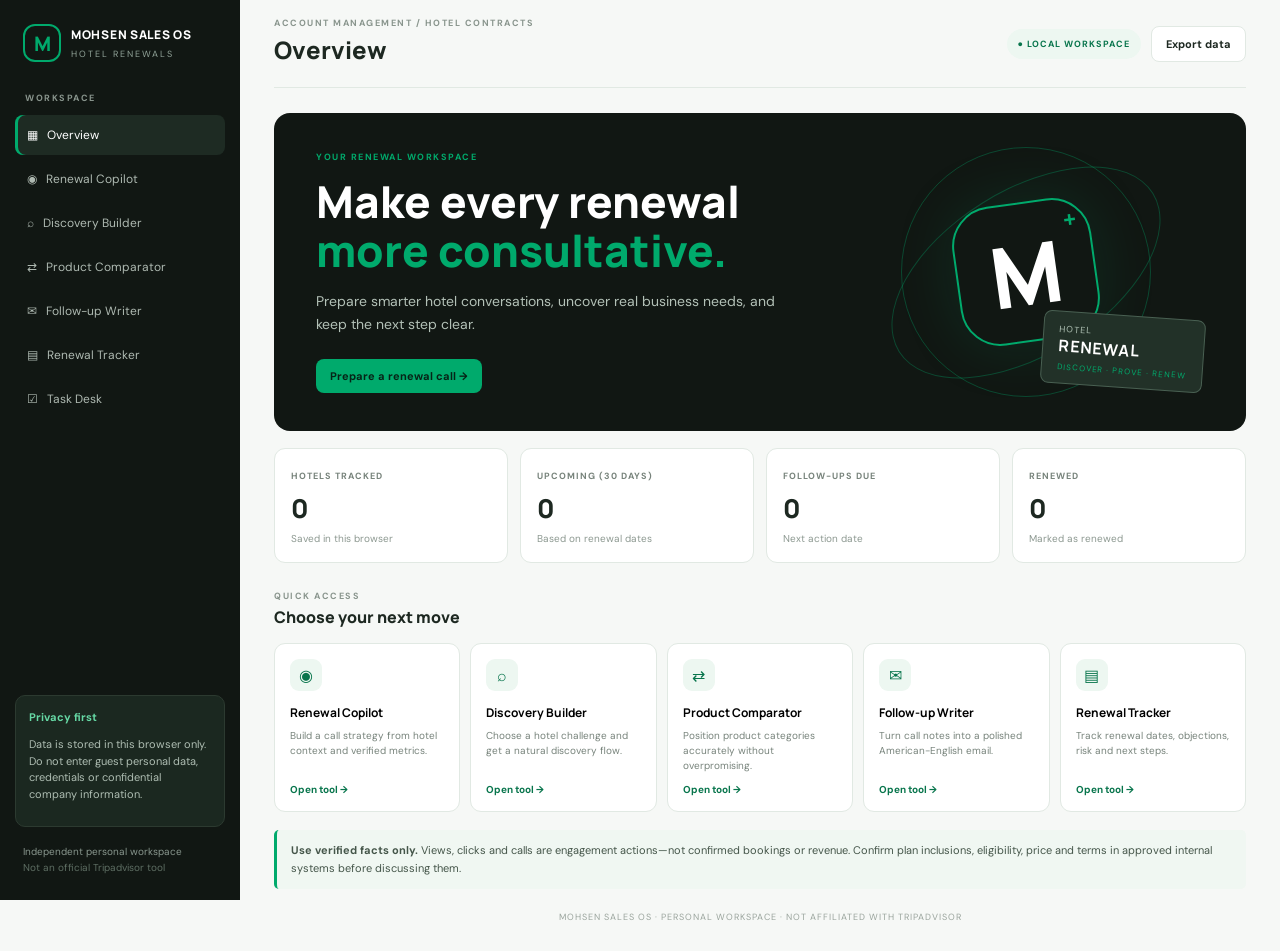
<file: index.html>
<!doctype html>
<html lang="en"><head><meta charset="utf-8"><meta name="viewport" content="width=device-width,initial-scale=1"><meta name="theme-color" content="#111713"><title>Mohsen Sales OS | Hotel Renewals</title><link rel="stylesheet" href="styles.css"></head>
<body><div class="app-shell"><aside class="sidebar"><div class="brand"><div class="brand-mark">M</div><div><b>MOHSEN SALES OS</b><small>HOTEL RENEWALS</small></div></div><div class="nav-label">WORKSPACE</div>
<button class="nav active" data-page="overview">▦ &nbsp; Overview</button><button class="nav" data-page="copilot">◉ &nbsp; Renewal Copilot</button><button class="nav" data-page="discovery">⌕ &nbsp; Discovery Builder</button><button class="nav" data-page="comparator">⇄ &nbsp; Product Comparator</button><button class="nav" data-page="followup">✉ &nbsp; Follow-up Writer</button><button class="nav" data-page="tracker">▤ &nbsp; Renewal Tracker</button><a class="nav" href="tasks/" style="display:block;text-decoration:none">☑ &nbsp; Task Desk</a>
<div class="sidebar-note"><b>Privacy first</b><p>Data is stored in this browser only. Do not enter guest personal data, credentials or confidential company information.</p></div><div class="sidebar-foot">Independent personal workspace<br><span>Not an official Tripadvisor tool</span></div></aside>
<main class="main"><header class="topbar"><div><div class="eyebrow">ACCOUNT MANAGEMENT / HOTEL CONTRACTS</div><h1 id="pageTitle">Overview</h1></div><div class="top-actions"><span class="local-tag">● LOCAL WORKSPACE</span><button class="btn ghost" id="exportAll">Export data</button></div></header>
<section id="overview" class="page active"><div class="hero"><div><div class="eyebrow green">YOUR RENEWAL WORKSPACE</div><h2>Make every renewal<br><em>more consultative.</em></h2><p>Prepare smarter hotel conversations, uncover real business needs, and keep the next step clear.</p><button class="btn primary" data-goto="copilot">Prepare a renewal call →</button></div><div class="hero-art"><div class="orbit o1"></div><div class="orbit o2"></div><div class="hero-symbol">M<span>+</span></div><div class="float-card">HOTEL<br><b>RENEWAL</b><small>DISCOVER · PROVE · RENEW</small></div></div></div>
<div class="stats"><div class="stat"><span>HOTELS TRACKED</span><b id="statHotels">0</b><small>Saved in this browser</small></div><div class="stat"><span>UPCOMING (30 DAYS)</span><b id="statUpcoming">0</b><small>Based on renewal dates</small></div><div class="stat"><span>FOLLOW-UPS DUE</span><b id="statDue">0</b><small>Next action date</small></div><div class="stat"><span>RENEWED</span><b id="statRenewed">0</b><small>Marked as renewed</small></div></div>
<div class="section-head"><div class="eyebrow">QUICK ACCESS</div><h3>Choose your next move</h3></div><div class="quick-grid">
<button class="quick-card" data-goto="copilot"><span class="qicon">◉</span><b>Renewal Copilot</b><small>Build a call strategy from hotel context and verified metrics.</small><i>Open tool →</i></button>
<button class="quick-card" data-goto="discovery"><span class="qicon">⌕</span><b>Discovery Builder</b><small>Choose a hotel challenge and get a natural discovery flow.</small><i>Open tool →</i></button>
<button class="quick-card" data-goto="comparator"><span class="qicon">⇄</span><b>Product Comparator</b><small>Position product categories accurately without overpromising.</small><i>Open tool →</i></button>
<button class="quick-card" data-goto="followup"><span class="qicon">✉</span><b>Follow-up Writer</b><small>Turn call notes into a polished American-English email.</small><i>Open tool →</i></button>
<button class="quick-card" data-goto="tracker"><span class="qicon">▤</span><b>Renewal Tracker</b><small>Track renewal dates, objections, risk and next steps.</small><i>Open tool →</i></button></div>
<div class="notice"><b>Use verified facts only.</b> Views, clicks and calls are engagement actions—not confirmed bookings or revenue. Confirm plan inclusions, eligibility, price and terms in approved internal systems before discussing them.</div></section>
<section id="copilot" class="page"><div class="intro"><div class="eyebrow green">TOOL 01 / LIVE CALL PREP</div><h2>Renewal Call <em>Copilot</em></h2><p>Build a hotel-specific call plan from customer goals, account evidence and renewal context.</p></div><div class="two-col"><div class="panel"><h3>Hotel context</h3>
<label>Hotel name / safe alias<input id="coHotel" placeholder="e.g. Hotel A"></label><label>Hotel type<select id="coType"><option>Independent hotel</option><option>Boutique hotel</option><option>Resort</option><option>Hotel group / chain property</option><option>Serviced apartment</option></select></label><label>Customer role<select id="coRole"><option>Owner</option><option>General Manager</option><option>Marketing Manager</option><option>Revenue Manager</option><option>Front Office Manager</option></select></label><label>Main concern<select id="coConcern"><option value="direct">Not enough direct bookings</option><option value="roi">Unclear ROI / value</option><option value="price">Price increase / too expensive</option><option value="ota">High OTA dependence</option><option value="seasonal">Seasonal demand / low occupancy</option><option value="usage">Low feature adoption</option><option value="competition">Competitor pressure</option><option value="cancel">Considering cancellation</option><option value="unknown">Not yet established</option></select></label>
<label>Customer's stated goal<textarea id="coGoal" rows="2" placeholder="What does the hotel want to improve?"></textarea></label><label>Verified account evidence<textarea id="coEvidence" rows="3" placeholder="Example: 450 direct website clicks and 150 phone calls during [verified period]."></textarea></label><label>Known objection / call notes<textarea id="coNotes" rows="3" placeholder="Use non-sensitive notes only."></textarea></label><button class="btn primary full" id="buildCopilot">Generate call plan →</button></div>
<div class="panel"><div class="output-top"><h3>Your call plan</h3><button class="btn tiny ghost" data-copy="copilotOutput">Copy</button></div><div id="copilotOutput" class="output empty">Complete the hotel context and generate a call plan.</div></div></div></section>
<section id="discovery" class="page"><div class="intro"><div class="eyebrow green">TOOL 04 / NEEDS ANALYSIS</div><h2>Hotel Discovery <em>Builder</em></h2><p>Choose the issue you hear from the hotel. Get a structured path to the underlying cause.</p></div><div class="panel narrow"><label>Hotel challenge<select id="disChallenge"><option value="direct">Not enough direct bookings</option><option value="ota">OTA dependency</option><option value="traffic">Low website traffic</option><option value="roi">Cannot measure marketing ROI</option><option value="seasonal">Seasonal occupancy challenges</option><option value="price">Marketing budget pressure</option><option value="competition">Strong local competition</option><option value="usage">Not using Business Advantage features</option><option value="value">Does not see Tripadvisor value</option><option value="response">Enquiries may not convert</option></select></label><label>Customer role<select id="disRole"><option>Owner</option><option>General Manager</option><option>Marketing Manager</option><option>Revenue Manager</option></select></label><label>Call stage<select id="disStage"><option>Early discovery</option><option>Customer has stated a problem</option><option>Validating impact</option><option>Preparing renewal recommendation</option></select></label><button class="btn primary" id="buildDiscovery">Build discovery flow →</button></div><div id="discoveryOutput" class="panel output empty">Your questions and follow-ups will appear here.</div></section>
<section id="comparator" class="page"><div class="intro"><div class="eyebrow green">TOOL 06 / POSITIONING</div><h2>Product Value <em>Comparator</em></h2><p>Explain each product category's role without implying that one replaces another or inventing included benefits.</p></div><div class="panel"><div class="two-col"><label>Hotel's need<select id="cmpNeed"><option value="direct">Increase direct-channel opportunities</option><option value="visibility">Improve traveler discovery / visibility</option><option value="profile">Improve listing presentation</option><option value="ads">Paid campaign exposure</option><option value="measure">Understand channel performance</option></select></label><label>Products to compare<select id="cmpProducts" multiple size="5"><option selected value="ba">Business Advantage</option><option value="free">Free Tripadvisor listing</option><option value="sp">Sponsored Placements</option><option value="meta">Meta / metasearch</option><option value="dbm">Direct Book Max</option></select><small>Use Ctrl/Cmd to select multiple options.</small></label></div><button class="btn primary" id="compareProducts">Compare positioning →</button><div id="compareOutput" class="output empty"></div><div class="notice">This is a conversation aid, not a product specification. Verify current availability, eligibility, commercial model, features and ownership with approved internal documentation. Route non-BA product interest to the appropriate team.</div></div></section>
<section id="followup" class="page"><div class="intro"><div class="eyebrow green">TOOL 07 / CUSTOMER COMMUNICATION</div><h2>Smart Follow-up <em>Writer</em></h2><p>Create clear, human follow-ups in professional American English.</p></div><div class="two-col"><div class="panel"><label>Email purpose<select id="fuPurpose"><option value="recap">Post-call recap</option><option value="meeting">Meeting confirmation</option><option value="data">Performance review follow-up</option><option value="objection">Objection follow-up</option><option value="renewal">Renewal reminder</option><option value="decision">Decision-maker follow-up</option></select></label><label>Recipient first name<input id="fuName" placeholder="First name (optional)"></label><label>Hotel name<input id="fuHotel" placeholder="Hotel name / alias"></label><label>Agreed facts / performance<textarea id="fuFacts" rows="3" placeholder="Only verified facts, dates and reporting period."></textarea></label><label>Customer priority / concern<textarea id="fuPriority" rows="2"></textarea></label><label>Agreed next step and date<textarea id="fuNext" rows="2" placeholder="Include date, time and time zone."></textarea></label><label>Tone<select id="fuTone"><option value="warm">Warm and professional</option><option value="concise">Concise and direct</option><option value="consultative">Consultative</option></select></label><button class="btn primary full" id="writeFollowup">Write email →</button></div><div class="panel"><div class="output-top"><h3>Email draft</h3><div><button class="btn tiny ghost" data-copy="followupOutput">Copy</button><button class="btn tiny ghost" id="downloadEmail">.txt</button></div></div><div id="followupOutput" class="output empty">Your email draft will appear here.</div></div></div></section>
<section id="tracker" class="page"><div class="intro"><div class="eyebrow green">TOOL 08 / PIPELINE MANAGEMENT</div><h2>Hotel Renewal <em>Tracker</em></h2><p>Track renewal work locally. Use hotel aliases and keep confidential data out of this personal tool.</p></div><div class="panel"><h3 id="trackerFormTitle">Add hotel renewal</h3><form id="hotelForm" class="tracker-form"><input type="hidden" id="editId"><label>Hotel / safe alias<input id="trHotel" required placeholder="Hotel A"></label><label>Renewal date<input type="date" id="trDate"></label><label>Status<select id="trStatus"><option>Not contacted</option><option>Discovery scheduled</option><option>In discussion</option><option>Awaiting decision</option><option>Renewed</option><option>Not renewing</option></select></label><label>Risk<select id="trRisk"><option>Low</option><option>Medium</option><option>High</option></select></label><label>Primary concern<input id="trConcern" placeholder="e.g. ROI / price / adoption"></label><label>Next action date<input type="date" id="trNextDate"></label><label class="wide">Next step / non-sensitive notes<textarea id="trNotes" rows="2"></textarea></label><div class="form-actions"><button class="btn primary" type="submit">Save hotel</button><button class="btn ghost" type="button" id="cancelEdit">Clear</button></div></form></div><div class="panel table-panel"><div class="output-top"><h3>Renewal pipeline</h3><div><input id="trackerSearch" class="search" placeholder="Search hotels..."><button class="btn tiny ghost" id="exportTracker">Export CSV</button></div></div><div class="table-wrap"><table><thead><tr><th>HOTEL</th><th>RENEWAL</th><th>STATUS</th><th>RISK</th><th>NEXT ACTION</th><th></th></tr></thead><tbody id="trackerRows"><tr><td colspan="6" class="empty-cell">No hotels added yet.</td></tr></tbody></table></div></div></section>
<footer>MOHSEN SALES OS · PERSONAL WORKSPACE · NOT AFFILIATED WITH TRIPADVISOR</footer></main></div><div id="toast" class="toast"></div><script src="app.js"></script></body></html>
</file>
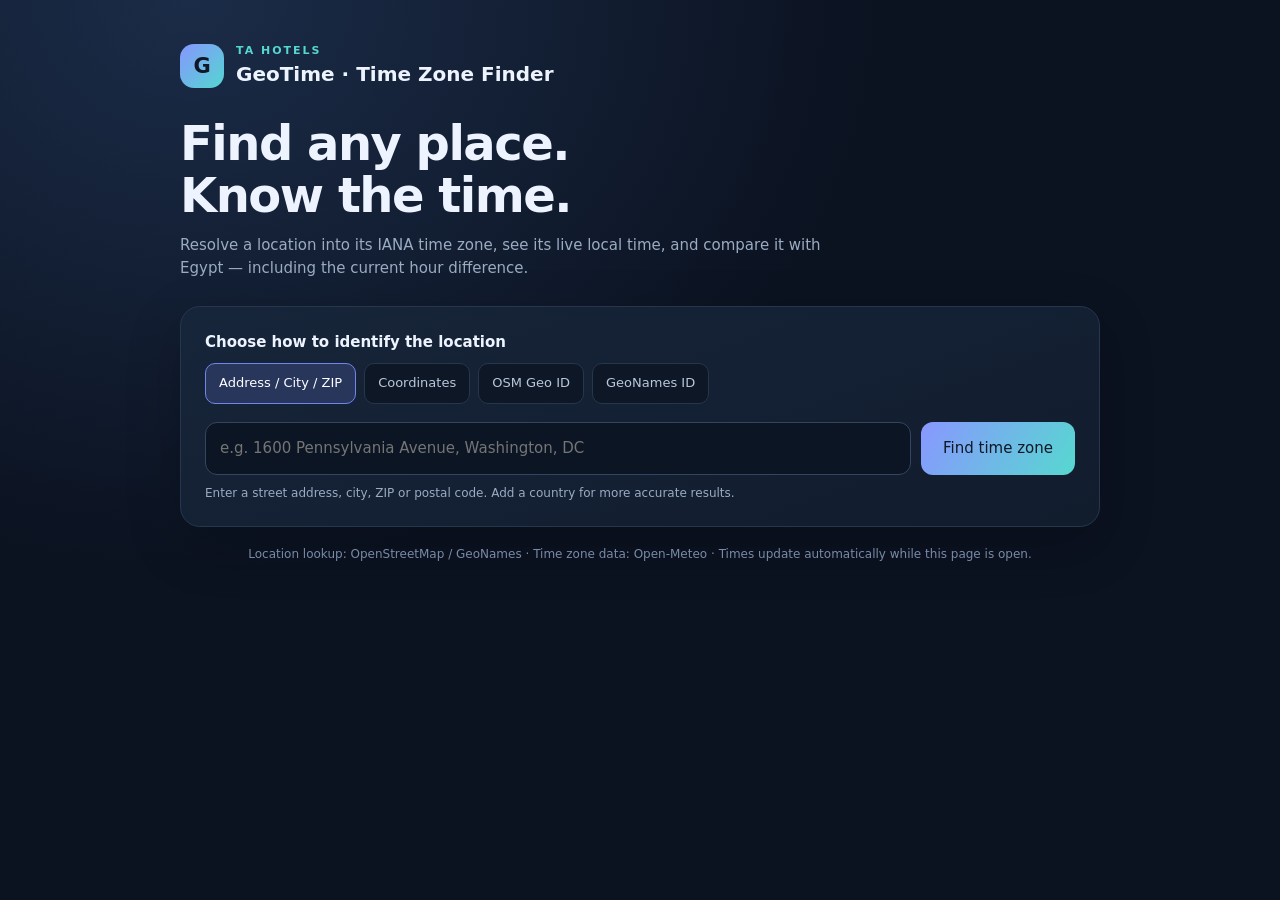
<file: geotime/index.html>
<!doctype html>
<html lang="en">
<head>
<meta charset="utf-8"><meta name="viewport" content="width=device-width,initial-scale=1">
<meta name="theme-color" content="#101827"><title>TA Hotels — GeoTime Time Zone Finder</title>
<style>
:root{color-scheme:dark;--bg:#0b1220;--panel:#121e30;--line:#26364d;--muted:#9aabc2;--text:#edf4ff;--accent:#8b9cff;--cyan:#55d6d0}
*{box-sizing:border-box}body{margin:0;background:radial-gradient(ellipse at 15% 0%,#1b2c48 0,transparent 45%),var(--bg);color:var(--text);font:15px/1.55 Inter,system-ui,Segoe UI,sans-serif;min-height:100vh}
.wrap{width:min(920px,calc(100% - 32px));margin:0 auto;padding:42px 0 56px}.top{display:flex;align-items:center;gap:12px;margin-bottom:28px}.logo{width:44px;height:44px;border-radius:14px;background:linear-gradient(135deg,#8796ff,#53d7d0);display:grid;place-items:center;color:#101827;font-weight:900;font-size:21px}.eyebrow{color:var(--cyan);font-size:11px;letter-spacing:2px;font-weight:800}.top h1{font-size:20px;margin:0}.intro h2{font-size:clamp(30px,6vw,48px);line-height:1.08;letter-spacing:-1.5px;margin:0 0 12px}.intro p{color:var(--muted);max-width:650px;margin:0 0 26px}.panel{background:linear-gradient(160deg,#17253a,#111c2d);border:1px solid var(--line);border-radius:20px;padding:24px;box-shadow:0 18px 55px #0003}.field-label{display:block;font-weight:700;margin-bottom:9px}.tabs{display:flex;gap:8px;flex-wrap:wrap;margin-bottom:18px}.tab{border:1px solid var(--line);background:#0d1726;color:#b9c7da;padding:9px 13px;border-radius:10px;cursor:pointer;font:inherit;font-size:13px}.tab.active{background:#28365c;border-color:#7185ee;color:white}.entry{display:flex;gap:10px}.entry input{flex:1;min-width:0}.input{width:100%;background:#0b1524;border:1px solid #34465f;border-radius:12px;padding:14px;color:white;font:inherit;outline:none}.input:focus{border-color:var(--accent);box-shadow:0 0 0 3px #8796ff22}.primary{border:0;border-radius:12px;background:linear-gradient(120deg,#8997ff,#56d8d0);color:#101827;font-weight:800;padding:0 22px;cursor:pointer;font:inherit;white-space:nowrap}.primary:disabled{opacity:.55;cursor:wait}.hint{font-size:12px;color:var(--muted);margin:9px 0 0}.error{color:#ff9f9f;margin-top:12px;display:none}.result{display:none;margin-top:20px}.place{font-size:13px;color:var(--muted);margin-bottom:14px}.zone{font-size:clamp(20px,4vw,28px);font-weight:800;overflow-wrap:anywhere}.grid{display:grid;grid-template-columns:1fr 1fr;gap:12px;margin-top:18px}.tile{background:#0c1726;border:1px solid var(--line);border-radius:15px;padding:17px}.tile small{display:block;color:var(--muted);font-size:11px;letter-spacing:1px;text-transform:uppercase;margin-bottom:7px}.time{font-size:clamp(24px,5vw,34px);font-weight:800;font-variant-numeric:tabular-nums}.date{color:#a9b9ce;font-size:13px;margin-top:2px}.diff{margin-top:14px;padding:15px 17px;background:#1a2940;border-radius:13px;border-left:3px solid var(--cyan);font-weight:700}.meta{display:flex;flex-wrap:wrap;gap:8px;margin-top:13px}.pill{font-size:12px;color:#c2d0e3;border:1px solid var(--line);padding:6px 9px;border-radius:999px}.foot{color:#778ba7;font-size:12px;margin-top:18px;text-align:center}.spin{display:inline-block;width:14px;height:14px;border:2px solid #132039;border-top-color:#132039;border-right-color:#132039;border-bottom-color:#132039;border-left-color:transparent;border-radius:50%;animation:s .7s linear infinite;vertical-align:-2px;margin-right:7px}@keyframes s{to{transform:rotate(360deg)}}@media(max-width:580px){.wrap{padding-top:26px}.panel{padding:17px}.entry{flex-direction:column}.primary{padding:13px}.grid{grid-template-columns:1fr}.intro h2{letter-spacing:-.8px}}
</style></head>
<body><main class="wrap">
<div class="top"><div class="logo">G</div><div><div class="eyebrow">TA HOTELS</div><h1>GeoTime · Time Zone Finder</h1></div></div>
<section class="intro"><h2>Find any place.<br>Know the time.</h2><p>Resolve a location into its IANA time zone, see its live local time, and compare it with Egypt — including the current hour difference.</p></section>
<section class="panel">
<label class="field-label">Choose how to identify the location</label>
<div class="tabs" role="tablist">
<button class="tab active" data-mode="place">Address / City / ZIP</button><button class="tab" data-mode="coords">Coordinates</button><button class="tab" data-mode="osm">OSM Geo ID</button><button class="tab" data-mode="geonames">GeoNames ID</button>
</div>
<form id="lookupForm"><div class="entry"><input class="input" id="query" autocomplete="off" placeholder="e.g. 1600 Pennsylvania Avenue, Washington, DC" required><button class="primary" id="searchBtn">Find time zone</button></div></form>
<p class="hint" id="hint">Enter a street address, city, ZIP or postal code. Add a country for more accurate results.</p>
<div class="error" id="error" role="alert"></div>
<div class="result" id="result" aria-live="polite">
<div class="place" id="placeName"></div><div class="zone" id="zoneName"></div>
<div class="grid">
<div class="tile"><small>Destination local time</small><div class="time" id="destTime">—</div><div class="date" id="destDate"></div></div>
<div class="tile"><small>Egypt · Cairo</small><div class="time" id="egyptTime">—</div><div class="date" id="egyptDate"></div></div>
</div>
<div class="diff" id="difference"></div>
<div class="meta"><span class="pill" id="offset"></span><span class="pill" id="coords"></span></div>
</div></section>
<p class="foot">Location lookup: OpenStreetMap / GeoNames · Time zone data: Open-Meteo · Times update automatically while this page is open.</p>
</main>
<script>
const $=id=>document.getElementById(id);let mode='place',zone='',timer=null;
const hints={place:'Enter a street address, city, ZIP or postal code. Add a country for more accurate results.',coords:'Enter latitude and longitude, separated by a comma. Example: 40.7128, -74.0060',osm:'Enter an OpenStreetMap object ID, e.g. N:123456 or W:123456 (prefix N, W or R).',geonames:'Enter a numeric GeoNames ID, e.g. 2643743 (London).'};
document.querySelectorAll('.tab').forEach(b=>b.addEventListener('click',()=>{document.querySelectorAll('.tab').forEach(x=>x.classList.toggle('active',x===b));mode=b.dataset.mode;$('hint').textContent=hints[mode];$('query').value='';$('query').placeholder={place:'e.g. 1600 Pennsylvania Avenue, Washington, DC',coords:'40.7128, -74.0060',osm:'N:123456',geonames:'2643743'}[mode];$('error').style.display='none';$('result').style.display='none'}));
function fail(msg){$('error').textContent=msg;$('error').style.display='block';$('result').style.display='none'}
async function json(url){const r=await fetch(url);if(!r.ok)throw Error('Lookup service returned '+r.status);return r.json()}
async function locate(q){
 if(mode==='coords'){const p=q.split(',').map(Number);if(p.length!==2||!p.every(Number.isFinite)||Math.abs(p[0])>90||Math.abs(p[1])>180)throw Error('Enter valid coordinates as latitude, longitude.');return {lat:p[0],lon:p[1],name:q};}
 if(mode==='osm'){const m=q.trim().match(/^([NWR]):?(\d+)$/i);if(!m)throw Error('Use an OSM ID such as N:123456, W:123456 or R:123456.');const a=await json('https://nominatim.openstreetmap.org/lookup?osm_ids='+m[1].toUpperCase()+m[2]+'&format=jsonv2');if(!a.length)throw Error('No matching OpenStreetMap object was found.');return {lat:+a[0].lat,lon:+a[0].lon,name:a[0].display_name};}
 if(mode==='geonames'){if(!/^\d+$/.test(q.trim()))throw Error('GeoNames ID must be numeric.');const a=await json('https://secure.geonames.org/getJSON?geonameId='+encodeURIComponent(q.trim())+'&username=demo');if(a.status)throw Error(a.status.message||'GeoNames ID could not be resolved.');return {lat:+a.lat,lon:+a.lng,name:[a.name,a.adminName1,a.countryName].filter(Boolean).join(', ')};}
 const url='https://nominatim.openstreetmap.org/search?format=jsonv2&limit=1&addressdetails=1&q='+encodeURIComponent(q);
 const a=await json(url);if(!a.length)throw Error('No matching location found. Try adding the country or using coordinates.');return {lat:+a[0].lat,lon:+a[0].lon,name:a[0].display_name};
}
function parts(tz){const d=new Date();const f=new Intl.DateTimeFormat('en-GB',{timeZone:tz,timeZoneName:'longOffset'});const p=f.formatToParts(d).find(x=>x.type==='timeZoneName')?.value||'GMT';const m=p.match(/GMT([+-])(\d{2}):(\d{2})/);if(!m)return 0;return (m[1]==='-'?-1:1)*(+m[2]*60 + +m[3]);}
function clock(tz){const now=new Date();return {time:new Intl.DateTimeFormat('en-US',{timeZone:tz,hour:'numeric',minute:'2-digit',second:'2-digit',hour12:true}).format(now),date:new Intl.DateTimeFormat('en-US',{timeZone:tz,weekday:'long',month:'short',day:'numeric',year:'numeric'}).format(now)}}
function refresh(){const a=clock(zone),e=clock('Africa/Cairo');$('destTime').textContent=a.time;$('destDate').textContent=a.date;$('egyptTime').textContent=e.time;$('egyptDate').textContent=e.date;const delta=parts(zone)-parts('Africa/Cairo'),abs=Math.abs(delta),h=Math.floor(abs/60),m=abs%60;const amount=(h?h+' hour'+(h===1?'':'s'):'')+(h&&m?' ':'')+(m?m+' minute'+(m===1?'':'s'):'');$('difference').textContent=delta===0?'Same time as Egypt':(delta>0?'Destination is ':'Destination is ')+amount+(delta>0?' ahead of Egypt':' behind Egypt');$('offset').textContent='UTC offset: '+new Intl.DateTimeFormat('en-US',{timeZone:zone,timeZoneName:'longOffset'}).formatToParts(new Date()).find(x=>x.type==='timeZoneName').value;$('coords').textContent='Coordinates: '+$('coords').dataset.value;}
$('lookupForm').addEventListener('submit',async e=>{e.preventDefault();const q=$('query').value.trim();if(!q)return;$('error').style.display='none';$('result').style.display='none';$('searchBtn').disabled=true;$('searchBtn').innerHTML='<span class="spin"></span>Looking up';try{const p=await locate(q);const tz=await json('https://api.open-meteo.com/v1/forecast?latitude='+p.lat+'&longitude='+p.lon+'&current=temperature_2m&timezone=auto');if(!tz.timezone)throw Error('Could not determine a time zone for this location.');zone=tz.timezone;$('placeName').textContent=p.name;$('zoneName').textContent=zone;$('coords').dataset.value=p.lat.toFixed(4)+', '+p.lon.toFixed(4);$('result').style.display='block';refresh();if(timer)clearInterval(timer);timer=setInterval(refresh,1000);}catch(err){fail(err.message||'Something went wrong. Please try again.')}finally{$('searchBtn').disabled=false;$('searchBtn').textContent='Find time zone'}});
</script></body></html>
</file>
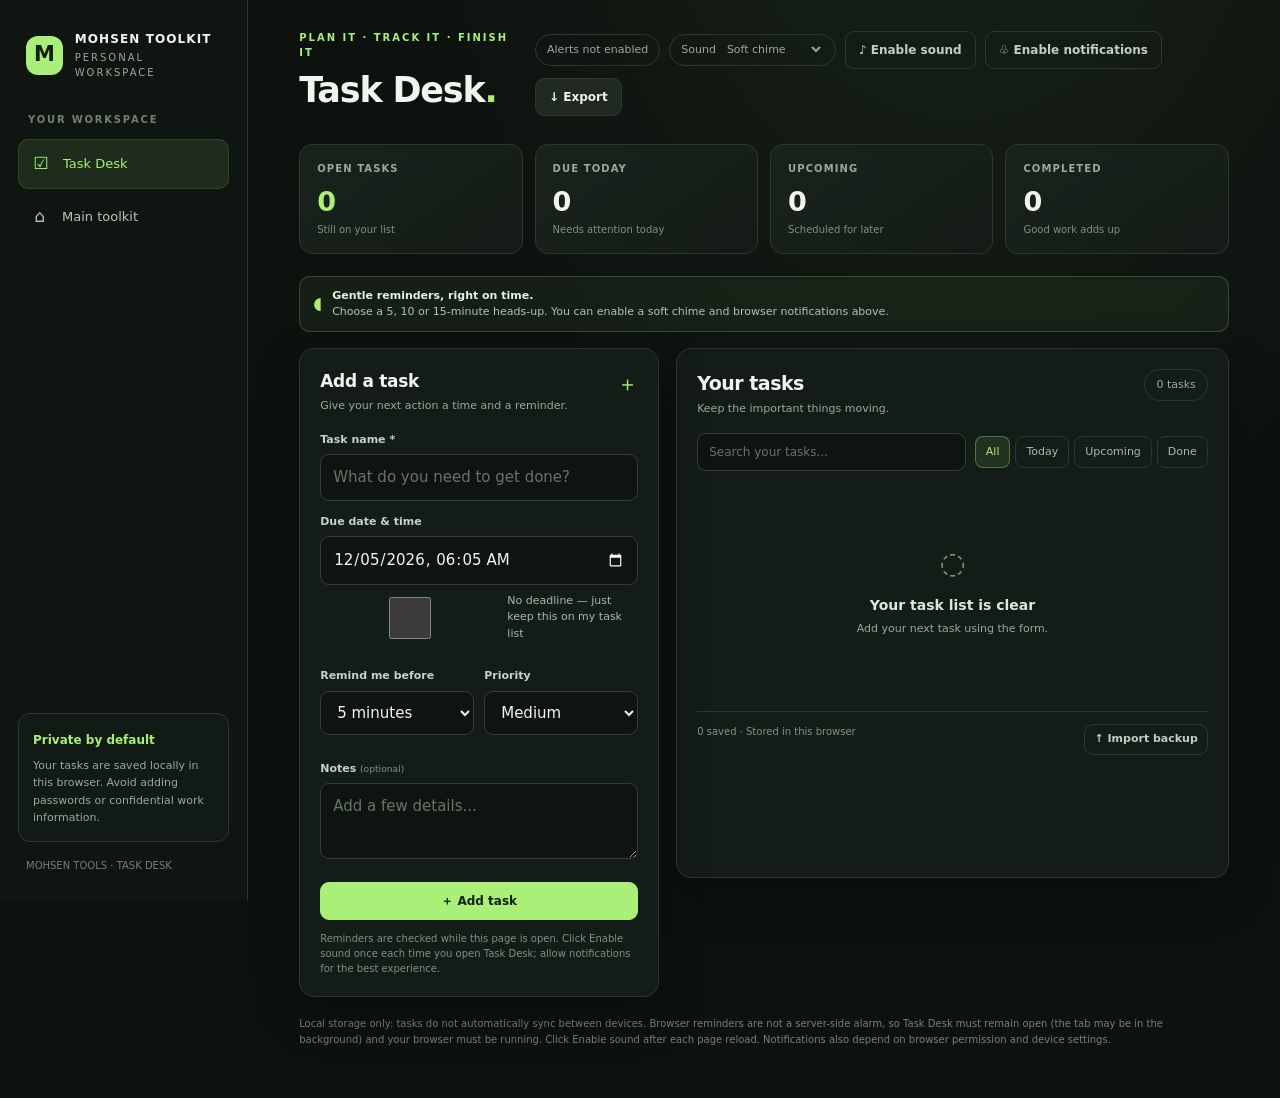
<file: tasks/index.html>
<!doctype html>
<html lang="en">
<head>
<meta charset="utf-8">
<meta name="viewport" content="width=device-width, initial-scale=1">
<meta name="theme-color" content="#111713">
<title>Task Desk | Mohsen Tools</title>
<style>
:root{color-scheme:dark;--bg:#0d120f;--panel:#151d18;--panel2:#1b251e;--line:#2a382e;--muted:#9aa99d;--text:#f0f5f0;--green:#a9ef78;--green2:#79c94f;--red:#ff8b82;--amber:#f5c66d;--blue:#8fc8ff;--shadow:0 18px 50px rgba(0,0,0,.24)}
*{box-sizing:border-box}body{margin:0;background:radial-gradient(ellipse at 75% -20%,rgba(100,160,90,.12),transparent 42%),var(--bg);color:var(--text);font:15px/1.5 Inter,ui-sans-serif,system-ui,-apple-system,"Segoe UI",sans-serif}button,input,select,textarea{font:inherit}button{cursor:pointer}.shell{min-height:100vh;display:grid;grid-template-columns:248px 1fr}.sidebar{position:sticky;top:0;height:100vh;padding:27px 18px;border-right:1px solid var(--line);background:rgba(16,23,18,.92);display:flex;flex-direction:column}.brand{display:flex;gap:12px;align-items:center;padding:3px 8px 32px}.brand-mark{width:39px;height:39px;border-radius:12px;background:var(--green);color:#10200d;font-size:21px;font-weight:900;display:grid;place-items:center}.brand b{display:block;font-size:12px;letter-spacing:1.1px}.brand small{display:block;color:var(--muted);font-size:10px;letter-spacing:2px;margin-top:2px}.side-label{padding:0 10px 10px;color:#708075;font-size:10px;letter-spacing:1.8px;font-weight:800}.side-link{display:flex;align-items:center;gap:12px;padding:11px 12px;margin:2px 0;border-radius:10px;color:#b8c5bb;text-decoration:none;font-size:13px}.side-link.active{background:rgba(169,239,120,.1);color:var(--green);border:1px solid rgba(169,239,120,.13)}.side-link .glyph{font-size:17px;width:20px;text-align:center}.side-note{margin-top:auto;padding:14px;border:1px solid var(--line);border-radius:12px;background:#121a15}.side-note b{font-size:12px;color:var(--green)}.side-note p{margin:6px 0 0;color:var(--muted);font-size:11px;line-height:1.6}.side-foot{color:#718076;font-size:10px;padding:16px 8px 0}.main{min-width:0;padding:30px clamp(18px,4vw,56px) 50px;max-width:1500px;width:100%;margin:0 auto}.topbar{display:flex;align-items:center;justify-content:space-between;gap:16px;margin-bottom:27px}.eyebrow{font-size:10px;color:var(--green);letter-spacing:2px;font-weight:800}.topbar h1{margin:4px 0 0;font-size:clamp(26px,3vw,35px);letter-spacing:-1.2px}.top-actions{display:flex;align-items:center;gap:9px;flex-wrap:wrap}.pill{padding:7px 11px;border:1px solid var(--line);border-radius:999px;color:var(--muted);font-size:11px;white-space:nowrap}.btn{border:1px solid var(--line);background:#202a23;color:var(--text);padding:9px 13px;border-radius:9px;font-size:12px;font-weight:700;transition:.18s}.btn:hover{border-color:#66815e;transform:translateY(-1px)}.btn.primary{background:var(--green);color:#10200d;border-color:var(--green)}.btn.primary:hover{background:#c0f59a}.btn.ghost{background:transparent;color:#c2cec5}.btn.danger{color:var(--red);border-color:rgba(255,139,130,.25);background:rgba(255,139,130,.06)}.btn.small{padding:6px 9px;font-size:11px}.metrics{display:grid;grid-template-columns:repeat(4,minmax(0,1fr));gap:12px;margin-bottom:22px}.metric{background:linear-gradient(145deg,#19231c,#141b16);border:1px solid var(--line);border-radius:13px;padding:16px 17px;min-height:100px}.metric label{display:block;color:var(--muted);font-size:10px;letter-spacing:1.1px;font-weight:800}.metric strong{display:block;font-size:27px;margin-top:6px;letter-spacing:-1px}.metric small{display:block;color:#809083;font-size:10px;margin-top:0}.metric.accent strong{color:var(--green)}.workspace{display:grid;grid-template-columns:minmax(280px,360px) minmax(0,1fr);gap:17px;align-items:start}.panel{background:rgba(21,29,24,.94);border:1px solid var(--line);border-radius:15px;box-shadow:var(--shadow)}.form-panel{padding:20px;position:sticky;top:18px}.panel-heading{display:flex;align-items:flex-start;justify-content:space-between;gap:12px;margin-bottom:17px}.panel-heading h2{font-size:17px;margin:0;letter-spacing:-.3px}.panel-heading p{color:var(--muted);font-size:11px;margin:4px 0 0}.field{display:block;margin:13px 0}.field>span{display:block;color:#c7d2ca;font-size:11px;font-weight:700;margin:0 0 6px}.field input,.field textarea,.field select,.search{width:100%;background:#0e1511;border:1px solid #304034;border-radius:9px;padding:11px 12px;color:var(--text);outline:none;min-height:42px}.field textarea{resize:vertical;min-height:76px}.field input:focus,.field textarea:focus,.field select:focus,.search:focus{border-color:var(--green2);box-shadow:0 0 0 3px rgba(169,239,120,.08)}.field input::placeholder,.field textarea::placeholder,.search::placeholder{color:#657469}.field-row{display:grid;grid-template-columns:1fr 1fr;gap:10px}.form-actions{display:flex;gap:8px;margin-top:16px}.form-actions .btn{flex:1}.hint{font-size:10px;color:#819084;margin:11px 0 0;line-height:1.5}.tasks-panel{padding:20px;min-height:530px}.tasks-head{display:flex;align-items:flex-start;justify-content:space-between;gap:15px;margin-bottom:15px}.tasks-head h2{margin:0;font-size:19px;letter-spacing:-.5px}.tasks-head p{margin:4px 0 0;color:var(--muted);font-size:11px}.task-tools{display:flex;gap:9px;align-items:center;flex-wrap:wrap;margin-bottom:14px}.search-wrap{flex:1;min-width:180px}.search{min-height:38px;padding:8px 11px;font-size:12px}.filters{display:flex;gap:5px;flex-wrap:wrap}.filter{border:1px solid var(--line);background:transparent;color:#aab8ad;border-radius:8px;padding:7px 10px;font-size:11px}.filter.active{background:rgba(169,239,120,.1);border-color:rgba(169,239,120,.35);color:var(--green)}.task-list{display:flex;flex-direction:column;gap:9px}.task{display:grid;grid-template-columns:22px minmax(0,1fr) auto;gap:12px;align-items:start;padding:14px;border-radius:12px;border:1px solid #2b392f;background:#111914;transition:.16s}.task:hover{border-color:#526b55;background:#141e17}.task.done{opacity:.62}.task-check{appearance:none;width:19px;height:19px;margin:2px 0 0;border:1.5px solid #607364;border-radius:6px;background:transparent;cursor:pointer;position:relative}.task-check:checked{background:var(--green);border-color:var(--green)}.task-check:checked:after{content:"✓";position:absolute;inset:-2px 0 0;text-align:center;color:#13200e;font-weight:900;font-size:14px}.task-title{font-size:13px;font-weight:800;overflow-wrap:anywhere}.task.done .task-title{text-decoration:line-through;color:#91a095}.task-notes{margin:4px 0 0;color:#95a398;font-size:11px;white-space:pre-wrap;overflow-wrap:anywhere}.task-meta{display:flex;align-items:center;gap:7px;flex-wrap:wrap;margin-top:8px}.meta{font-size:10px;color:#9aab9e}.tag{font-size:9px;padding:3px 7px;border-radius:999px;border:1px solid var(--line);color:#aab8ad;text-transform:uppercase;letter-spacing:.5px}.tag.high{color:var(--red);border-color:rgba(255,139,130,.3);background:rgba(255,139,130,.06)}.tag.medium{color:var(--amber);border-color:rgba(245,198,109,.25)}.tag.low{color:var(--blue);border-color:rgba(143,200,255,.25)}.tag.overdue{color:var(--red);border-color:rgba(255,139,130,.35)}.task-actions{display:flex;gap:5px;align-items:center}.icon-btn{width:29px;height:29px;border-radius:8px;border:1px solid var(--line);background:#19231c;color:#b8c6bb;font-size:12px}.icon-btn:hover{border-color:#829c79;color:var(--green)}.empty{padding:55px 15px;text-align:center;color:var(--muted)}.empty .empty-icon{font-size:30px;color:#77936e}.empty b{display:block;color:#dce7dd;margin-top:10px;font-size:14px}.empty p{font-size:11px;margin:5px 0}.list-footer{margin-top:14px;padding-top:12px;border-top:1px solid var(--line);display:flex;justify-content:space-between;gap:12px;color:#839286;font-size:10px}.reminder-strip{display:flex;align-items:center;gap:10px;border:1px solid rgba(169,239,120,.2);background:rgba(169,239,120,.055);padding:11px 13px;border-radius:11px;margin-bottom:16px}.reminder-strip .bell{color:var(--green);font-size:17px}.reminder-strip div{font-size:11px;color:#b4c2b7;line-height:1.45}.reminder-strip b{color:#e4f1e6}.toast-area{position:fixed;right:22px;bottom:22px;z-index:30;display:flex;flex-direction:column;gap:8px;max-width:min(370px,calc(100vw - 32px))}.toast{background:#26352a;border:1px solid #58764f;color:#f0f8ed;border-radius:11px;padding:12px 15px;box-shadow:0 15px 40px #0008;font-size:12px;animation:pop .2s ease}.toast.error{border-color:#8f4a46;background:#392321}@keyframes pop{from{transform:translateY(8px);opacity:0}to{transform:translateY(0);opacity:1}}.fineprint{color:#748278;font-size:10px;margin:19px 0 0;line-height:1.6}.modal-backdrop{position:fixed;inset:0;background:#0009;display:none;place-items:center;z-index:20;padding:18px}.modal-backdrop.open{display:grid}.modal{max-width:430px;width:100%;padding:22px;background:#17211a;border:1px solid var(--line);border-radius:15px}.modal h3{margin:0 0 7px}.modal p{color:var(--muted);font-size:12px;line-height:1.6}.alarm-backdrop{z-index:40}.alarm-card{text-align:center;border-color:rgba(169,239,120,.4);box-shadow:0 24px 90px #000b}.alarm-card h3{font-size:21px}.alarm-pulse{width:54px;height:54px;border-radius:50%;display:grid;place-items:center;margin:0 auto 14px;background:rgba(169,239,120,.14);color:var(--green);font-size:27px;animation:alarmPulse 1.2s ease-in-out infinite}.alarm-count{font-size:10px;color:var(--green);margin:0 0 16px}.btn.full{width:100%}@keyframes alarmPulse{50%{transform:scale(1.12);box-shadow:0 0 0 8px rgba(169,239,120,.05)}}.mobile-brand{display:none}
@media(max-width:1050px){.workspace{grid-template-columns:310px minmax(0,1fr)}.metrics{grid-template-columns:repeat(2,minmax(0,1fr))}.sidebar{width:220px}.shell{grid-template-columns:220px 1fr}}
@media(max-width:780px){.shell{display:block}.sidebar{position:relative;height:auto;width:auto;padding:13px 16px;border-right:0;border-bottom:1px solid var(--line);display:block}.brand{padding:0}.side-label,.side-link,.side-note,.side-foot{display:none}.main{padding:22px 14px 36px}.topbar{align-items:flex-start;flex-direction:column;margin-bottom:18px}.top-actions{width:100%}.workspace{grid-template-columns:1fr}.form-panel{position:static}.metrics{gap:8px}.metric{padding:12px;min-height:86px}.metric strong{font-size:23px}.tasks-panel{padding:14px}.tasks-head{flex-direction:column}.task{grid-template-columns:21px minmax(0,1fr)}.task-actions{grid-column:2;justify-content:flex-end}.task-tools{align-items:stretch}.search-wrap{min-width:100%;flex-basis:100%}.list-footer{flex-direction:column}.pill{font-size:10px}}
@media(max-width:420px){.field-row{grid-template-columns:1fr}.metrics{grid-template-columns:repeat(2,minmax(0,1fr))}.btn{padding:8px 10px}.filter{padding:7px 8px}.top-actions{gap:6px}}
</style>
</head>
<body>
<div class="shell">
<aside class="sidebar">
  <div class="brand"><div class="brand-mark">M</div><div><b>MOHSEN TOOLKIT</b><small>PERSONAL WORKSPACE</small></div></div>
  <div class="side-label">YOUR WORKSPACE</div>
  <a class="side-link active" href="./"><span class="glyph">☑</span> Task Desk</a>
  <a class="side-link" href="../"><span class="glyph">⌂</span> Main toolkit</a>
  <div class="side-note"><b>Private by default</b><p>Your tasks are saved locally in this browser. Avoid adding passwords or confidential work information.</p></div>
  <div class="side-foot">MOHSEN TOOLS · TASK DESK</div>
</aside>
<main class="main">
  <header class="topbar">
    <div><div class="eyebrow">PLAN IT · TRACK IT · FINISH IT</div><h1>Task Desk<span style="color:var(--green)">.</span></h1></div>
    <div class="top-actions">
      <span class="pill" id="alertStatus">Alerts not enabled</span>
      <label class="pill" style="display:flex;align-items:center;gap:7px">Sound <select id="soundStyle" aria-label="Reminder sound" style="background:transparent;color:inherit;border:0;max-width:125px;outline:none"><option value="chime">Soft chime</option><option value="bell">Bell</option><option value="digital">Digital beeps</option><option value="melody">Gentle melody</option><option value="pulse">Double pulse</option></select></label><button class="btn ghost" id="soundBtn" type="button">♪ Enable sound</button>
      <button class="btn ghost" id="notifyBtn" type="button">♧ Enable notifications</button>
      <button class="btn" id="exportBtn" type="button">↓ Export</button>
    </div>
  </header>
  <section class="metrics">
    <div class="metric accent"><label>OPEN TASKS</label><strong id="openCount">0</strong><small>Still on your list</small></div>
    <div class="metric"><label>DUE TODAY</label><strong id="todayCount">0</strong><small>Needs attention today</small></div>
    <div class="metric"><label>UPCOMING</label><strong id="upcomingCount">0</strong><small>Scheduled for later</small></div>
    <div class="metric"><label>COMPLETED</label><strong id="doneCount">0</strong><small>Good work adds up</small></div>
  </section>
  <section class="reminder-strip"><span class="bell">◖</span><div><b>Gentle reminders, right on time.</b><br>Choose a 5, 10 or 15-minute heads-up. You can enable a soft chime and browser notifications above.</div></section>
  <section class="workspace">
    <form class="panel form-panel" id="taskForm">
      <div class="panel-heading"><div><h2 id="formHeading">Add a task</h2><p>Give your next action a time and a reminder.</p></div><span style="color:var(--green);font-size:21px">＋</span></div>
      <input type="hidden" id="taskId">
      <label class="field"><span>Task name *</span><input id="taskTitle" maxlength="120" placeholder="What do you need to get done?" required></label>
      <label class="field"><span>Due date & time</span><input id="taskDue" type="datetime-local"><label style="display:flex;align-items:center;gap:8px;margin-top:8px;color:#aab8ad;font-size:11px"><input id="noDeadline" type="checkbox" style="accent-color:var(--green)"> No deadline — just keep this on my task list</label></label>
      <div class="field-row">
        <label class="field"><span>Remind me before</span><select id="taskReminder"><option value="0">No reminder</option><option value="5" selected>5 minutes</option><option value="10">10 minutes</option><option value="15">15 minutes</option></select></label>
        <label class="field"><span>Priority</span><select id="taskPriority"><option value="medium" selected>Medium</option><option value="high">High</option><option value="low">Low</option></select></label>
      </div>
      <label class="field"><span>Notes <small style="color:#829186;font-weight:400">(optional)</small></span><textarea id="taskNotes" maxlength="500" placeholder="Add a few details..."></textarea></label>
      <div class="form-actions"><button class="btn primary" id="saveTaskBtn" type="submit">＋ Add task</button><button class="btn ghost" id="cancelEditBtn" type="button" hidden>Cancel</button></div>
      <p class="hint">Reminders are checked while this page is open. Click Enable sound once each time you open Task Desk; allow notifications for the best experience.</p>
    </form>
    <div class="panel tasks-panel">
      <div class="tasks-head"><div><h2>Your tasks</h2><p>Keep the important things moving.</p></div><span class="pill" id="taskCountLabel">0 tasks</span></div>
      <div class="task-tools">
        <div class="search-wrap"><input class="search" id="taskSearch" type="search" placeholder="Search your tasks..."></div>
        <div class="filters" role="group" aria-label="Filter tasks">
          <button type="button" class="filter active" data-filter="all">All</button>
          <button type="button" class="filter" data-filter="today">Today</button>
          <button type="button" class="filter" data-filter="upcoming">Upcoming</button>
          <button type="button" class="filter" data-filter="completed">Done</button>
        </div>
      </div>
      <div class="task-list" id="taskList"></div>
      <div class="list-footer"><span id="listSummary">Your tasks stay on this device.</span><button class="btn small ghost" id="importBtn" type="button">↑ Import backup</button></div>
    </div>
  </section>
  <p class="fineprint">Local storage only: tasks do not automatically sync between devices. Browser reminders are not a server-side alarm, so Task Desk must remain open (the tab may be in the background) and your browser must be running. Click Enable sound after each page reload. Notifications also depend on browser permission and device settings.</p>
</main>
</div>
<input type="file" id="importFile" accept="application/json,.json" hidden>
<div class="toast-area" id="toastArea" aria-live="polite"></div>
<div class="modal-backdrop alarm-backdrop" id="alarmModal" role="dialog" aria-modal="true" aria-labelledby="alarmTitle">
  <div class="modal alarm-card"><div class="alarm-pulse">♪</div><h3 id="alarmTitle">Task reminder</h3><p id="alarmMessage" aria-live="assertive">A task needs your attention.</p><div class="alarm-count" id="alarmCount">1 active reminder</div><button class="btn primary full" id="stopRinging" type="button">■ Stop ringing</button></div>
</div>
<div class="modal-backdrop" id="deleteModal" role="dialog" aria-modal="true" aria-labelledby="deleteTitle">
  <div class="modal"><h3 id="deleteTitle">Delete this task?</h3><p>This task will be removed from this browser. This cannot be undone unless you have an exported backup.</p><div class="form-actions"><button class="btn danger" id="confirmDelete" type="button">Delete task</button><button class="btn ghost" id="keepTask" type="button">Keep task</button></div></div>
</div>
<script>
(function(){
"use strict";
const STORAGE_KEY="mohsenTaskDesk.v1";
const PREF_KEY="mohsenTaskDesk.prefs.v1";
const $=id=>document.getElementById(id);
let tasks=[];
let activeFilter="all";
let deleteTarget=null;
let audioContext=null;
let soundEnabled=false;
let notificationEnabled=false;
let reminderTimer=null;
let activeAlerts=[];
let ringTimer=null;
const pad=n=>String(n).padStart(2,"0");
function localDateTimeValue(date){
  return date.getFullYear()+"-"+pad(date.getMonth()+1)+"-"+pad(date.getDate())+"T"+pad(date.getHours())+":"+pad(date.getMinutes());
}
function defaultDue(){
  const d=new Date(Date.now()+60*60*1000);
  d.setSeconds(0,0);
  return localDateTimeValue(d);
}
function escapeHtml(value){
  return String(value==null?"":value).replace(/[&<>"']/g,ch=>({"&":"&amp;","<":"&lt;",">":"&gt;",'"':"&quot;","'":"&#39;"}[ch]));
}
function saveTasks(){
  try{localStorage.setItem(STORAGE_KEY,JSON.stringify(tasks));}
  catch(e){toast("Could not save tasks. Browser storage may be full.","error");}
}
function loadTasks(){
  try{
    const raw=localStorage.getItem(STORAGE_KEY);
    const parsed=raw?JSON.parse(raw):[];
    tasks=Array.isArray(parsed)?parsed.filter(t=>t&&t.id&&t.title):[];
  }catch(e){tasks=[];toast("Saved task data could not be read.","error");}
  try{
    const prefs=JSON.parse(localStorage.getItem(PREF_KEY)||"{}");
    $("soundStyle").value=["chime","bell","digital","melody","pulse"].includes(prefs.soundStyle)?prefs.soundStyle:"chime";
    soundEnabled=false;
    notificationEnabled=!!prefs.notificationEnabled&&("Notification" in window)&&Notification.permission==="granted";
  }catch(e){}
}
function savePrefs(){
  try{localStorage.setItem(PREF_KEY,JSON.stringify({soundEnabled:soundEnabled,notificationEnabled:notificationEnabled,soundStyle:$("soundStyle").value}));}catch(e){}
}
function toast(message,type){
  const node=document.createElement("div");
  node.className="toast"+(type==="error"?" error":"");
  node.textContent=message;
  $("toastArea").appendChild(node);
  setTimeout(()=>{node.style.opacity="0";node.style.transform="translateY(5px)";setTimeout(()=>node.remove(),220);},4200);
}
function formatDate(dateValue){
  const d=new Date(dateValue);
  if(Number.isNaN(d.getTime()))return "Invalid date";
  const today=new Date();
  const tomorrow=new Date();tomorrow.setDate(tomorrow.getDate()+1);
  const sameDay=(a,b)=>a.getFullYear()===b.getFullYear()&&a.getMonth()===b.getMonth()&&a.getDate()===b.getDate();
  const day=sameDay(d,today)?"Today":(sameDay(d,tomorrow)?"Tomorrow":d.toLocaleDateString(undefined,{weekday:"short",month:"short",day:"numeric"}));
  return day+" · "+d.toLocaleTimeString(undefined,{hour:"numeric",minute:"2-digit"});
}
function isSameDay(a,b){
  return a.getFullYear()===b.getFullYear()&&a.getMonth()===b.getMonth()&&a.getDate()===b.getDate();
}
function dueState(task){
  if(task.completed)return "done";
  if(!task.dueAt)return "no-deadline";
  const due=new Date(task.dueAt).getTime();
  if(due<Date.now())return "overdue";
  if(isSameDay(new Date(task.dueAt),new Date()))return "today";
  return "upcoming";
}
function sortTasks(a,b){
  if(!!a.completed!==!!b.completed)return a.completed?1:-1;
  const ad=a.dueAt?new Date(a.dueAt).getTime():Infinity;
  const bd=b.dueAt?new Date(b.dueAt).getTime():Infinity;
  return ad-bd;
}
function renderMetrics(){
  const open=tasks.filter(t=>!t.completed);
  $("openCount").textContent=open.length;
  $("todayCount").textContent=open.filter(t=>t.dueAt&&isSameDay(new Date(t.dueAt),new Date())).length;
  $("upcomingCount").textContent=open.filter(t=>t.dueAt&&new Date(t.dueAt).getTime()>Date.now()&&!isSameDay(new Date(t.dueAt),new Date())).length;
  $("doneCount").textContent=tasks.filter(t=>t.completed).length;
}
function renderTasks(){
  const search=$("taskSearch").value.trim().toLowerCase();
  const now=new Date();
  let list=tasks.slice().sort(sortTasks).filter(t=>{
    const state=dueState(t);
    if(activeFilter==="today"&&(t.completed||!t.dueAt||!isSameDay(new Date(t.dueAt),now)))return false;
    if(activeFilter==="upcoming"&&(t.completed||!t.dueAt||new Date(t.dueAt).getTime()<=Date.now()))return false;
    if(activeFilter==="completed"&&!t.completed)return false;
    if(search&&!((t.title+" "+(t.notes||"")).toLowerCase().includes(search)))return false;
    return true;
  });
  $("taskCountLabel").textContent=list.length+" "+(list.length===1?"task":"tasks");
  $("listSummary").textContent=tasks.length+" saved · Stored in this browser";
  if(!list.length){
    $("taskList").innerHTML='<div class="empty"><div class="empty-icon">◌</div><b>'+(search?"No matching tasks":(activeFilter==="completed"?"Nothing completed yet":"Your task list is clear"))+'</b><p>'+(search?"Try another search term.":"Add your next task using the form.")+'</p></div>';
    return;
  }
  $("taskList").innerHTML=list.map(t=>{
    const state=dueState(t);
    const priority=String(t.priority||"medium").toLowerCase();
    const reminder=Number(t.reminderMinutes||0);
    const reminderText=reminder?("◷ "+reminder+" min reminder"):"No reminder";
    const statusText=state==="overdue"?"Overdue":(state==="today"?"Due today":(state==="done"?"Completed":(state==="no-deadline"?"No deadline":"Upcoming")));
    const dueText=t.dueAt?("▣ "+escapeHtml(formatDate(t.dueAt))):"No deadline";
    return '<article class="task'+(t.completed?" done":"")+'" data-id="'+escapeHtml(t.id)+'">'+
      '<input class="task-check" type="checkbox" aria-label="Mark '+escapeHtml(t.title)+' complete" data-action="complete" '+(t.completed?"checked":"")+'>'+
      '<div class="task-body"><div class="task-title">'+escapeHtml(t.title)+'</div>'+
      (t.notes?'<div class="task-notes">'+escapeHtml(t.notes)+'</div>':"")+
      '<div class="task-meta"><span class="meta">'+dueText+'</span><span class="tag '+escapeHtml(priority)+'">'+escapeHtml(priority)+'</span><span class="tag '+(state==="overdue"?"overdue":"")+'">'+statusText+'</span><span class="meta">'+reminderText+'</span></div></div>'+
      '<div class="task-actions"><button class="icon-btn" type="button" title="Edit task" aria-label="Edit task" data-action="edit">✎</button><button class="icon-btn" type="button" title="Delete task" aria-label="Delete task" data-action="delete">×</button></div></article>';
  }).join("");
}
function render(){
  renderMetrics();
  renderTasks();
  updateAlertStatus();
}
function resetForm(){
  $("taskForm").reset();
  $("taskId").value="";
  $("taskDue").value=defaultDue();
  $("noDeadline").checked=false;
  $("taskDue").disabled=false;
  $("taskReminder").disabled=false;
  $("taskReminder").value="5";
  $("taskPriority").value="medium";
  $("formHeading").textContent="Add a task";
  $("saveTaskBtn").textContent="＋ Add task";
  $("cancelEditBtn").hidden=true;
}
function beginEdit(task){
  $("taskId").value=task.id;
  $("taskTitle").value=task.title;
  $("noDeadline").checked=!task.dueAt;
  $("taskDue").disabled=!task.dueAt;
  $("taskDue").value=task.dueAt?localDateTimeValue(new Date(task.dueAt)):"";
  $("taskReminder").disabled=!task.dueAt;
  $("taskReminder").value=String(task.reminderMinutes||0);
  $("taskPriority").value=task.priority||"medium";
  $("taskNotes").value=task.notes||"";
  $("formHeading").textContent="Edit task";
  $("saveTaskBtn").textContent="Save changes";
  $("cancelEditBtn").hidden=false;
  $("taskTitle").focus();
  window.scrollTo({top:0,behavior:"smooth"});
}
function makeId(){
  if(window.crypto&&crypto.randomUUID)return crypto.randomUUID();
  return "task-"+Date.now()+"-"+Math.random().toString(16).slice(2);
}
$("taskForm").addEventListener("submit",function(event){
  event.preventDefault();
  const title=$("taskTitle").value.trim();
  const noDeadline=$("noDeadline").checked;
  const dueInput=$("taskDue").value;
  const due=new Date(dueInput);
  if(!title||(!noDeadline&&(!dueInput||Number.isNaN(due.getTime())))){toast("Add a task name and a valid due date, or choose No deadline.","error");return;}
  const id=$("taskId").value;
  const existing=id?tasks.find(t=>t.id===id):null;
  const task={
    id:id||makeId(),
    title:title,
    notes:$("taskNotes").value.trim(),
    dueAt:noDeadline?"":due.toISOString(),
    reminderMinutes:noDeadline?0:Number($("taskReminder").value),
    priority:$("taskPriority").value,
    completed:existing?!!existing.completed:false,
    reminded:false,
    createdAt:existing?existing.createdAt:new Date().toISOString()
  };
  if(existing)tasks=tasks.map(t=>t.id===id?task:t);
  else tasks.push(task);
  saveTasks();
  resetForm();
  render();
  scanReminders();
  toast(existing?"Task updated.":"Task added to your list.");
});
$("cancelEditBtn").addEventListener("click",resetForm);
$("noDeadline").addEventListener("change",()=>{const off=$("noDeadline").checked;$("taskDue").disabled=off;$("taskReminder").disabled=off;if(off)$("taskReminder").value="0";else if($("taskReminder").value==="0")$("taskReminder").value="5";});
$("taskSearch").addEventListener("input",renderTasks);
document.querySelectorAll("[data-filter]").forEach(button=>{
  button.addEventListener("click",()=>{
    activeFilter=button.dataset.filter;
    document.querySelectorAll("[data-filter]").forEach(b=>b.classList.toggle("active",b===button));
    renderTasks();
  });
});
$("taskList").addEventListener("click",event=>{
  const actionButton=event.target.closest("[data-action]");
  if(!actionButton)return;
  const card=actionButton.closest(".task");
  if(!card)return;
  const task=tasks.find(t=>t.id===card.dataset.id);
  if(!task)return;
  const action=actionButton.dataset.action;
  if(action==="edit")beginEdit(task);
  if(action==="delete"){
    deleteTarget=task.id;
    $("deleteModal").classList.add("open");
  }
});
$("taskList").addEventListener("change",event=>{
  if(event.target.matches('[data-action="complete"]')){
    const card=event.target.closest(".task");
    const task=tasks.find(t=>t.id===card.dataset.id);
    if(task){
      task.completed=event.target.checked;
      if(task.completed)task.reminded=true;
      saveTasks();render();
      toast(task.completed?"Task completed. Nice work!":"Task moved back to your open list.");
    }
  }
});
$("confirmDelete").addEventListener("click",()=>{
  if(deleteTarget){
    tasks=tasks.filter(t=>t.id!==deleteTarget);
    saveTasks();render();toast("Task deleted.");
  }
  deleteTarget=null;$("deleteModal").classList.remove("open");
});
$("keepTask").addEventListener("click",()=>{$("deleteModal").classList.remove("open");deleteTarget=null;});
$("deleteModal").addEventListener("click",e=>{if(e.target===$("deleteModal"))$("keepTask").click();});
function updateAlertStatus(){
  const parts=[];
  if(soundEnabled)parts.push("Sound on");
  if(activeAlerts.length)parts.push("Ringing");
  if(notificationEnabled&&("Notification" in window)&&Notification.permission==="granted")parts.push("Notifications on");
  $("alertStatus").textContent=parts.length?parts.join(" · "):"Alerts not enabled";
  $("soundBtn").textContent=soundEnabled?"♪ Sound enabled":"♪ Enable sound";
  $("notifyBtn").textContent=notificationEnabled?"♧ Notifications on":"♧ Enable notifications";
}
function getAudioContext(){
  const AudioCtx=window.AudioContext||window.webkitAudioContext;
  if(!AudioCtx)return null;
  if(!audioContext)audioContext=new AudioCtx();
  return audioContext;
}
function playChime(){
  if(!soundEnabled)return;
  try{
    const ctx=getAudioContext();if(!ctx)return;
    if(ctx.state==="suspended")ctx.resume();
    const styles={chime:{notes:[660,880],wave:"sine",gap:.19,duration:.14,volume:.045},bell:{notes:[880,1175,880],wave:"sine",gap:.12,duration:.28,volume:.055},digital:{notes:[740,740,990],wave:"square",gap:.11,duration:.075,volume:.025},melody:{notes:[523,659,784],wave:"triangle",gap:.16,duration:.2,volume:.04},pulse:{notes:[440,660,440,660],wave:"triangle",gap:.09,duration:.07,volume:.035}};
    const style=styles[$("soundStyle").value]||styles.chime,start=ctx.currentTime+.02;
    style.notes.forEach((frequency,index)=>{const osc=ctx.createOscillator(),gain=ctx.createGain(),at=start+index*style.gap;osc.type=style.wave;osc.frequency.setValueAtTime(frequency,at);gain.gain.setValueAtTime(.0001,at);gain.gain.exponentialRampToValueAtTime(style.volume,at+.018);gain.gain.exponentialRampToValueAtTime(.0001,at+style.duration);osc.connect(gain);gain.connect(ctx.destination);osc.start(at);osc.stop(at+style.duration+.02);});
  }catch(e){}
}
function startSoundLoop(){
  if(!soundEnabled||!activeAlerts.length||ringTimer)return;
  playChime();
  ringTimer=window.setInterval(playChime,2200);
}
function stopSoundLoop(){
  if(ringTimer){window.clearInterval(ringTimer);ringTimer=null;}
}
function renderAlarm(){
  if(!activeAlerts.length){$("alarmModal").classList.remove("open");return;}
  $("alarmTitle").textContent=activeAlerts.length===1?"Task reminder":"Task reminders";
  $("alarmMessage").textContent=activeAlerts.map(task=>task.title).join(" • ")+" — reminder time reached.";
  $("alarmCount").textContent=activeAlerts.length+" active "+(activeAlerts.length===1?"reminder":"reminders");
  $("alarmModal").classList.add("open");
}
function startRinging(task){
  if(!activeAlerts.some(item=>item.id===task.id))activeAlerts.push(task);
  renderAlarm();
  startSoundLoop();
}
function stopRinging(){
  stopSoundLoop();
  activeAlerts=[];
  renderAlarm();
  updateAlertStatus();
  toast("Reminder stopped.");
}
$("stopRinging").addEventListener("click",stopRinging);
$("soundStyle").addEventListener("change",()=>{savePrefs();if(soundEnabled&&activeAlerts.length)playChime();toast("Reminder sound changed.");});
$("soundBtn").addEventListener("click",async()=>{
  const ctx=getAudioContext();
  if(!ctx){toast("Audio is not supported in this browser.","error");return;}
  try{await ctx.resume();}catch(e){}
  soundEnabled=!soundEnabled;
  savePrefs();updateAlertStatus();
  if(soundEnabled){playChime();startSoundLoop();toast("Soft reminder sound enabled.");}
  else {stopSoundLoop();toast("Reminder sound turned off.");}
});
$("notifyBtn").addEventListener("click",async()=>{
  if(!("Notification" in window)){toast("This browser does not support notifications.","error");return;}
  if(Notification.permission==="denied"){toast("Notifications are blocked in browser settings. Sound can still work while this page is open.","error");return;}
  let permission=Notification.permission;
  if(permission==="default"){
    try{permission=await Notification.requestPermission();}catch(e){permission="denied";}
  }
  notificationEnabled=permission==="granted";
  savePrefs();updateAlertStatus();
  if(notificationEnabled)toast("Browser notifications enabled.");
  else toast("Notifications were not enabled. You can still use the soft sound.");
});
function sendNotification(task){
  const reminder=Number(task.reminderMinutes||0);
  const message=task.title+" is due in "+reminder+" minutes.";
  if(notificationEnabled&&("Notification" in window)&&Notification.permission==="granted"){
    try{
      const notification=new Notification("Task reminder",{body:message,tag:"task-"+task.id,renotify:false,silent:true});
      notification.onclick=function(){window.focus();notification.close();};
    }catch(e){}
  }
}
function scanReminders(){
  const now=Date.now();
  let changed=false;
  tasks.forEach(task=>{
    if(task.completed||!task.dueAt||task.reminded||!Number(task.reminderMinutes))return;
    const due=new Date(task.dueAt).getTime();
    if(!Number.isFinite(due)||due<=now)return;
    const alertAt=due-(Number(task.reminderMinutes)*60000);
    if(now>=alertAt){
      task.reminded=true;changed=true;
      startRinging(task);
      toast("Reminder: "+task.title+" · due in "+task.reminderMinutes+" min");
      sendNotification(task);
    }
  });
  if(changed){saveTasks();render();}
}
$("exportBtn").addEventListener("click",()=>{
  const payload={app:"Mohsen Task Desk",version:1,exportedAt:new Date().toISOString(),tasks:tasks};
  const blob=new Blob([JSON.stringify(payload,null,2)],{type:"application/json"});
  const url=URL.createObjectURL(blob);
  const a=document.createElement("a");a.href=url;a.download="mohsen-task-desk-backup.json";a.click();
  URL.revokeObjectURL(url);toast("Task backup exported.");
});
$("importBtn").addEventListener("click",()=>$("importFile").click());
$("importFile").addEventListener("change",async()=>{
  const file=$("importFile").files&&$("importFile").files[0];
  if(!file)return;
  try{
    const text=await file.text();
    const parsed=JSON.parse(text);
    const incoming=Array.isArray(parsed)?parsed:parsed.tasks;
    if(!Array.isArray(incoming))throw new Error("Invalid backup");
    const cleaned=incoming.filter(t=>t&&typeof t.title==="string"&&t.title.trim()).map(t=>({
      id:String(t.id||makeId()),title:String(t.title).slice(0,120),notes:String(t.notes||"").slice(0,500),
      dueAt:t.dueAt?new Date(t.dueAt).toISOString():"",reminderMinutes:t.dueAt&&[0,5,10,15].includes(Number(t.reminderMinutes))?Number(t.reminderMinutes):0,
      priority:["low","medium","high"].includes(t.priority)?t.priority:"medium",completed:!!t.completed,reminded:!!t.reminded,createdAt:t.createdAt||new Date().toISOString()
    }));
    const map=new Map(tasks.map(t=>[t.id,t]));
    cleaned.forEach(t=>map.set(t.id,t));
    tasks=Array.from(map.values());saveTasks();render();toast(cleaned.length+" task(s) imported.");
  }catch(e){toast("Could not import that backup file.","error");}
  $("importFile").value="";
});
document.addEventListener("visibilitychange",()=>{if(!document.hidden)scanReminders();});
window.addEventListener("focus",scanReminders);
loadTasks();
$("taskDue").value=defaultDue();
render();
scanReminders();
reminderTimer=window.setInterval(scanReminders,10000);
updateAlertStatus();
})();
</script>
</body>
</html>
</file>
<file: styles.css>
@import url('https://fonts.googleapis.com/css2?family=DM+Sans:wght@400;500;600;700&family=Manrope:wght@400;500;600;700;800&display=swap');
:root{--g:#00aa6c;--dg:#08754c;--b:#111713;--ink:#1d2821;--muted:#77837b;--line:#e1e9e3;--pale:#edf7f1;--bg:#f6f8f6}*{box-sizing:border-box}body{margin:0;background:var(--bg);color:var(--ink);font:14px 'DM Sans',sans-serif}button,input,select,textarea{font:inherit}.app-shell{display:flex;min-height:100vh}.sidebar{position:fixed;inset:0 auto 0 0;width:240px;padding:24px 15px;background:var(--b);color:white;display:flex;flex-direction:column;z-index:5}.brand{display:flex;align-items:center;gap:10px;padding:0 8px 30px}.brand-mark{width:38px;height:38px;border:2px solid var(--g);border-radius:12px;color:var(--g);display:grid;place-items:center;font:800 20px Manrope}.brand b{display:block;font:800 12px Manrope;letter-spacing:.7px}.brand small{font-size:9px;letter-spacing:2px;color:#91a398}.nav-label,.eyebrow{font-size:9px;letter-spacing:1.5px;font-weight:700;color:#89958d}.nav-label{padding:0 10px 9px}.nav{width:100%;border:0;background:none;color:#aeb9b1;text-align:left;padding:12px;border-radius:8px;margin:2px 0;font-size:12px}.nav:hover,.nav.active{background:#1e2b23;color:white}.nav.active{box-shadow:inset 3px 0 var(--g)}.sidebar-note{margin-top:auto;background:#1b2820;border:1px solid #2c3a30;padding:13px;border-radius:10px;font-size:11px;line-height:1.5;color:#aebdb2}.sidebar-note b{color:#66d9a5}.sidebar-foot{font-size:10px;color:#89978e;padding:17px 8px 0;line-height:1.6}.sidebar-foot span{color:#5e6e63}.main{margin-left:240px;width:calc(100% - 240px);padding:0 34px 28px;max-width:1700px}.topbar{height:88px;border-bottom:1px solid var(--line);display:flex;justify-content:space-between;align-items:center;margin-bottom:25px}.topbar h1{font:800 24px Manrope;margin:4px 0}.top-actions{display:flex;gap:10px;align-items:center}.local-tag{font-size:9px;font-weight:700;letter-spacing:1px;color:var(--dg);background:var(--pale);padding:9px 11px;border-radius:20px}.page{display:none}.page.active{display:block}.hero{background:var(--b);color:white;border-radius:16px;padding:38px 42px;display:grid;grid-template-columns:1.2fr .8fr;min-height:300px;overflow:hidden}.hero h2{font:800 clamp(28px,4vw,44px)/1.12 Manrope;margin:14px 0}.hero h2 em,.intro h2 em{color:var(--g);font-style:normal}.hero p{color:#b3c1b7;max-width:470px;line-height:1.7;margin-bottom:22px}.green{color:var(--g)}.hero-art{position:relative;min-height:215px;display:grid;place-items:center}.hero-symbol{width:140px;height:140px;border:2px solid var(--g);border-radius:40px;display:grid;place-items:center;font:800 84px Manrope;transform:rotate(-8deg);box-shadow:0 0 60px #00aa6c25}.hero-symbol span{font-size:24px;color:var(--g);position:absolute;right:10px;top:5px}.orbit{position:absolute;border:1px solid #00aa6c55;border-radius:50%;width:250px;height:250px}.o2{width:300px;height:165px;transform:rotate(-32deg)}.float-card{position:absolute;right:0;bottom:5px;background:#223128;border:1px solid #496052;padding:11px 15px;border-radius:8px;font-size:9px;letter-spacing:1px;color:#aec0b3;transform:rotate(4deg)}.float-card b{font:700 16px Manrope;color:white}.float-card small{display:block;color:var(--g);font-size:8px;margin-top:5px}.btn{border:0;border-radius:8px;padding:10px 14px;font-weight:700;font-size:11px;display:inline-flex;align-items:center;justify-content:center;gap:9px}.btn.primary{background:var(--g);color:#062417}.btn.primary:hover{background:#19bd80}.btn.ghost{background:white;border:1px solid var(--line);color:var(--ink)}.btn.tiny{padding:7px 9px;font-size:10px}.btn.full{width:100%;margin-top:8px}.stats{display:grid;grid-template-columns:repeat(4,1fr);gap:12px;margin:17px 0 27px}.stat,.panel,.quick-card{background:white;border:1px solid var(--line);border-radius:11px}.stat{padding:16px}.stat span{font-size:9px;letter-spacing:1px;color:var(--muted);font-weight:700}.stat b{font:800 26px Manrope;display:block;margin:7px 0 2px}.stat small{font-size:10px;color:#8c9890}.section-head{margin:22px 0 12px}.section-head h3,.panel h3{font:800 16px Manrope;margin:4px 0 15px}.quick-grid{display:grid;grid-template-columns:repeat(5,1fr);gap:10px}.quick-card{padding:15px;text-align:left;min-height:160px;display:flex;flex-direction:column;align-items:flex-start}.quick-card:hover{border-color:var(--g);transform:translateY(-2px)}.qicon{width:32px;height:32px;border-radius:9px;background:var(--pale);color:var(--dg);display:grid;place-items:center;font-size:16px;margin-bottom:13px}.quick-card b{font:700 12px Manrope}.quick-card small{font-size:10px;line-height:1.5;color:var(--muted);margin:7px 0 10px}.quick-card i{font-size:10px;color:var(--dg);font-style:normal;font-weight:700;margin-top:auto}.notice{background:#f0f7f2;border-left:3px solid var(--g);border-radius:5px;padding:12px 14px;margin-top:18px;font-size:11px;line-height:1.6;color:#45564a}.intro{margin:4px 0 20px}.intro h2{font:800 29px Manrope;margin:7px 0}.intro p{color:var(--muted);line-height:1.6;max-width:720px}.two-col{display:grid;grid-template-columns:minmax(290px,.85fr) minmax(340px,1.15fr);gap:15px;align-items:start}.panel{padding:19px;margin-bottom:15px}.panel h3{margin:0 0 16px}label{display:block;font-size:11px;font-weight:700;color:#46554a;margin:0 0 12px}input,select,textarea{display:block;width:100%;border:1px solid #dce5de;background:#fff;border-radius:7px;margin-top:6px;padding:10px;color:var(--ink);font-size:12px;outline:none}input:focus,select:focus,textarea:focus{border-color:var(--g);box-shadow:0 0 0 3px #00aa6c18}textarea{resize:vertical;line-height:1.5}select[multiple]{height:auto}.output{font-size:12px;line-height:1.7;color:#344238;overflow-wrap:anywhere}.output.empty{color:#9aa49d;padding:18px 3px}.output h3{margin-top:8px}.output h4{font:800 12px Manrope;color:var(--dg);margin:17px 0 5px}.output p{margin:5px 0}.output ul{padding-left:18px}.output li{margin:5px 0}.output-top{display:flex;justify-content:space-between;align-items:center;gap:9px;margin-bottom:13px}.output-top h3{margin:0}.question-card{padding:12px;border:1px solid var(--line);border-radius:8px;margin:9px 0;background:#fbfdfb}.question-card b{color:var(--dg)}.question-card small{display:block;color:var(--muted);margin-top:5px}.narrow{max-width:700px}.narrow .btn{margin-top:5px}.compare-select{grid-template-columns:1fr 1fr}.compare-select small{color:var(--muted);font-size:10px}.tracker-form{display:grid;grid-template-columns:repeat(3,1fr);gap:0 12px}.tracker-form .wide,.form-actions{grid-column:1/-1}.form-actions{display:flex;gap:8px}.table-wrap{overflow-x:auto;margin-top:12px}table{width:100%;border-collapse:collapse;white-space:nowrap}th{text-align:left;background:#f4f8f5;color:#77837a;font-size:9px;letter-spacing:.8px;padding:11px}td{border-bottom:1px solid var(--line);padding:11px;font-size:11px}td button{border:1px solid var(--line);background:white;border-radius:5px;padding:5px 7px;margin-right:4px;font-size:10px}.empty-cell{text-align:center;color:#9aa49d;padding:24px}.pill{display:inline-block;padding:4px 7px;border-radius:20px;background:#edf7f1;color:#08754c;font-size:9px;font-weight:700}.pill.high{background:#fff0ed;color:#b34434}.pill.medium{background:#fff7e9;color:#946014}.search{display:inline-block;width:145px;margin:0 6px 0 0;padding:8px;font-size:10px}footer{text-align:center;color:#9aa49d;font-size:9px;letter-spacing:1px;padding:22px 0 0}.toast{position:fixed;bottom:20px;right:20px;background:#132019;color:white;padding:12px 16px;border-radius:8px;opacity:0;transform:translateY(8px);transition:.2s;pointer-events:none;z-index:20}.toast.show{opacity:1;transform:none}
@media(max-width:1100px){.quick-grid{grid-template-columns:repeat(3,1fr)}.two-col{grid-template-columns:1fr}.stats{grid-template-columns:repeat(2,1fr)}}@media(max-width:760px){.sidebar{width:60px;padding:16px 7px}.brand{padding:0 2px 22px}.brand-mark{width:42px;height:42px}.brand>div:last-child,.nav-label,.sidebar-note,.sidebar-foot{display:none}.nav{font-size:0;text-align:center;padding:12px 4px}.main{margin-left:60px;width:calc(100% - 60px);padding:0 13px 22px}.topbar{height:73px}.topbar h1{font-size:19px}.local-tag{display:none}.hero{grid-template-columns:1fr;padding:24px 20px}.hero h2{font-size:34px}.hero-art{min-height:165px}.quick-grid{grid-template-columns:repeat(2,1fr)}.stat{padding:11px}.stat b{font-size:22px}.tracker-form,.compare-select{grid-template-columns:1fr}.tracker-form .wide,.form-actions{grid-column:auto}.intro h2{font-size:24px}.panel{padding:14px}}
</file>
